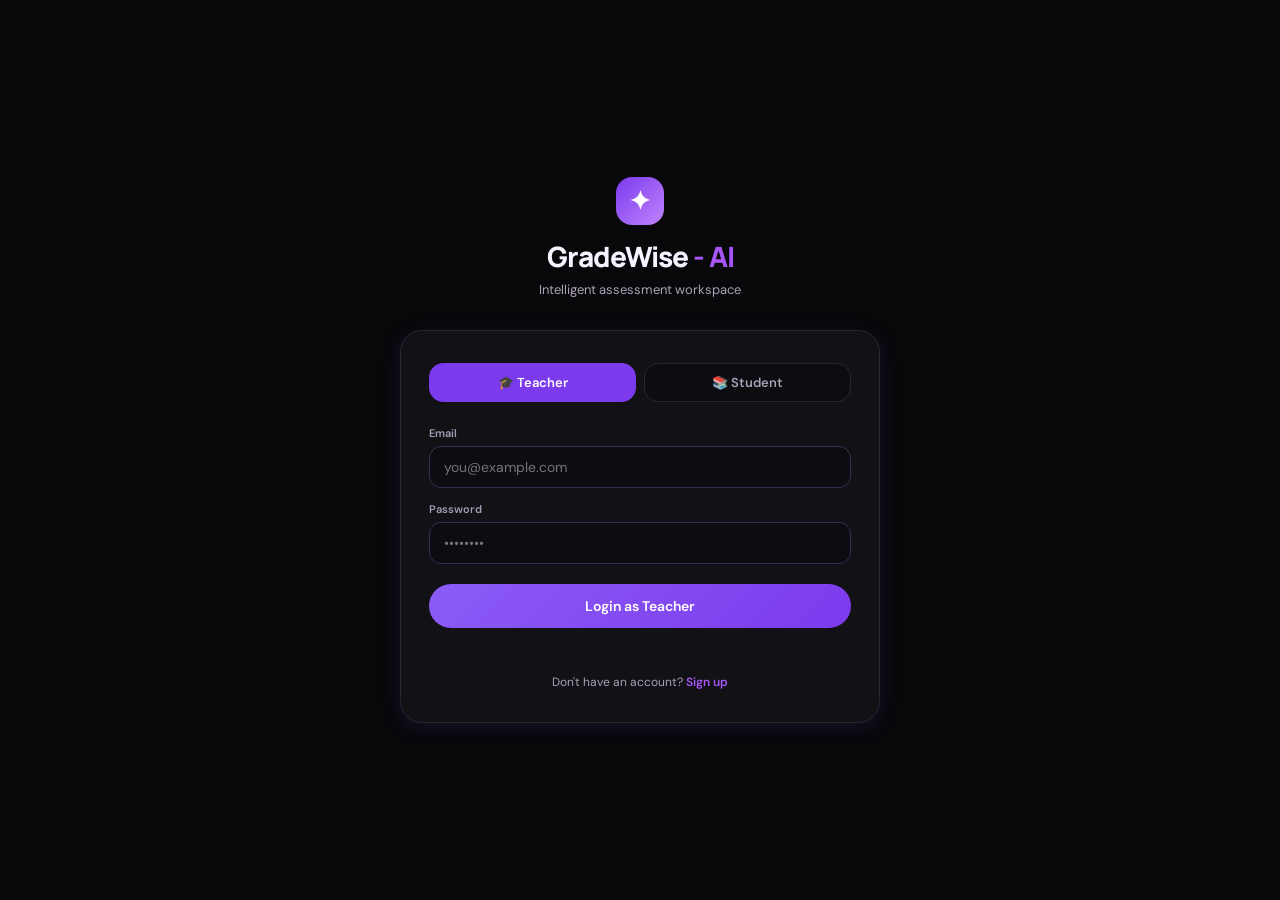
<file: index.html>
<!DOCTYPE html>
<html lang="en">
  <head>
    <meta charset="UTF-8" />
    <meta name="viewport" content="width=device-width, initial-scale=1.0" />
    <title>GradeWise - AI</title>
    <link rel="preconnect" href="https://fonts.googleapis.com" />
    <link rel="preconnect" href="https://fonts.gstatic.com" crossorigin />
    <link href="https://fonts.googleapis.com/css2?family=DM+Sans:wght@400;500;600;700&family=Manrope:wght@400;500;600;700;800&display=swap" rel="stylesheet" />
    <link rel="stylesheet" href="styles.css" />
    <style>
      body { display: flex; justify-content: center; align-items: center; min-height: 100vh; padding: 20px; background: #08080b; }
      .login-shell { width: min(480px, 100%); }
      .login-brand { text-align: center; margin-bottom: 32px; }
      .login-brand .brand-mark { width: 48px; height: 48px; border-radius: 16px; background: linear-gradient(135deg, #7c3aed, #c084fc); display: grid; place-items: center; font-size: 26px; margin: 0 auto 12px; color: #fff; }
      .login-brand h1 { font: 800 28px 'Manrope', sans-serif; letter-spacing: -1px; margin: 0; color: #f5f3ff; }
      .login-brand h1 span { color: #a855f7; }
      .login-brand p { font-size: 13px; color: #aaa1b5; margin: 6px 0 0; }
      .card { border-radius: 22px; padding: 32px 28px; background: #111116; border: 1px solid #292532; }
      .role-tabs { display: grid; grid-template-columns: 1fr 1fr; gap: 8px; margin-bottom: 24px; }
      .role-tab { padding: 10px; border-radius: 14px; border: 1px solid #292532; background: #0c0c11; font: 600 13px 'DM Sans', sans-serif; cursor: pointer; transition: all 0.15s; color: #aaa1b5; }
      .role-tab.active.teacher { background: #7c3aed; color: #fff; border-color: #7c3aed; }
      .role-tab.active.student { background: #5b21b6; color: #fff; border-color: #5b21b6; }
      .form-group { margin-bottom: 14px; }
      .form-group label { display: block; font-size: 11px; font-weight: 600; color: #a59bb5; margin-bottom: 6px; }
      .form-group input { width: 100%; padding: 11px 14px; border-radius: 12px; border: 1px solid #3b2b50; font: 14px 'DM Sans', sans-serif; outline: none; background: #0c0c11; color: #f5f3ff; }
      .form-group input:focus { border-color: #7c3aed; background: #111116; }
      .name-group { display: none; }
      .name-group.visible { display: block; }
      .submit-btn { width: 100%; padding: 13px; border-radius: 30px; border: none; font: 600 14px 'DM Sans', sans-serif; cursor: pointer; margin-top: 6px; transition: opacity 0.15s; color: #fff; }
      .submit-btn:hover { opacity: 0.85; }
      .submit-btn.teacher { background: linear-gradient(135deg, #8b5cf6, #7c3aed); }
      .submit-btn.student { background: linear-gradient(135deg, #5b21b6, #7c3aed); }
      .toggle-mode { text-align: center; margin-top: 16px; font-size: 12px; color: #aaa1b5; }
      .toggle-mode a { color: #a855f7; cursor: pointer; font-weight: 600; text-decoration: none; }
      .error-msg { color: #f87171; font-size: 12px; margin-top: 12px; min-height: 18px; text-align: center; }
      .success-msg { color: #a855f7; font-size: 12px; margin-top: 12px; text-align: center; }
    </style>
  </head>
  <body>
    <div class="login-shell">
      <div class="login-brand">
        <div class="brand-mark">✦</div>
        <h1>GradeWise<span> - AI</span></h1>
        <p>Intelligent assessment workspace</p>
      </div>

      <div class="card">
        <div class="role-tabs">
          <button class="role-tab teacher active" onclick="setRole('teacher')">🎓 Teacher</button>
          <button class="role-tab student" onclick="setRole('student')">📚 Student</button>
        </div>

        <div class="form-group name-group" id="name-group">
          <label>Full Name</label>
          <input type="text" id="full-name" placeholder="Your full name" />
        </div>
        <div class="form-group">
          <label>Email</label>
          <input type="email" id="email" placeholder="you@example.com" />
        </div>
        <div class="form-group">
          <label>Password</label>
          <input type="password" id="password" placeholder="••••••••" />
        </div>

        <button class="submit-btn teacher" id="submit-btn" onclick="submit()">Login as Teacher</button>
        <div class="error-msg" id="error-msg"></div>
        <div class="success-msg" id="success-msg"></div>

        <div class="toggle-mode">
          <span id="toggle-text">Don't have an account?</span>
          <a onclick="toggleMode()"> <span id="toggle-link">Sign up</span></a>
        </div>
      </div>
    </div>

    <script>
      let role = 'teacher';
      let isSignup = false;

      function setRole(r) {
        role = r;
        document.querySelectorAll('.role-tab').forEach(t => t.classList.remove('active'));
        document.querySelector('.role-tab.' + r).classList.add('active');
        document.getElementById('submit-btn').className = 'submit-btn ' + r;
        updateLabels();
        clearMessages();
      }

      function toggleMode() {
        isSignup = !isSignup;
        document.getElementById('name-group').classList.toggle('visible', isSignup);
        document.getElementById('toggle-text').textContent = isSignup ? 'Already have an account?' : "Don't have an account?";
        document.getElementById('toggle-link').textContent = isSignup ? 'Login' : 'Sign up';
        updateLabels();
        clearMessages();
      }

      function updateLabels() {
        const action = isSignup ? 'Sign up' : 'Login';
        const r = role.charAt(0).toUpperCase() + role.slice(1);
        document.getElementById('submit-btn').textContent = action + ' as ' + r;
      }

      function clearMessages() {
        document.getElementById('error-msg').textContent = '';
        document.getElementById('success-msg').textContent = '';
      }

      async function submit() {
        clearMessages();
        const email = document.getElementById('email').value.trim();
        const password = document.getElementById('password').value;
        const fullName = document.getElementById('full-name').value.trim();

        if (!email || !password) { document.getElementById('error-msg').textContent = 'Enter your email and password.'; return; }
        if (isSignup && !fullName) { document.getElementById('error-msg').textContent = 'Enter your full name.'; return; }

        const endpoint = isSignup ? '/api/auth/signup' : '/api/auth/login';
        const body = isSignup
          ? { role, email, password, full_name: fullName }
          : { role, email, password };

        try {
          const res = await fetch(endpoint, {
            method: 'POST',
            headers: { 'Content-Type': 'application/json' },
            body: JSON.stringify(body),
          });
          const data = await res.json();
          if (!res.ok) { document.getElementById('error-msg').textContent = data.error || 'Something went wrong.'; return; }
          if (isSignup && !data.authenticated) {
            document.getElementById('success-msg').textContent = 'Account created! Check your email to confirm, then log in.';
            return;
          }
          window.location.href = data.redirect_url;
        } catch {
          document.getElementById('error-msg').textContent = 'Could not connect to server.';
        }
      }

      document.addEventListener('keydown', e => { if (e.key === 'Enter') submit(); });
    </script>
  </body>
</html>
</file>
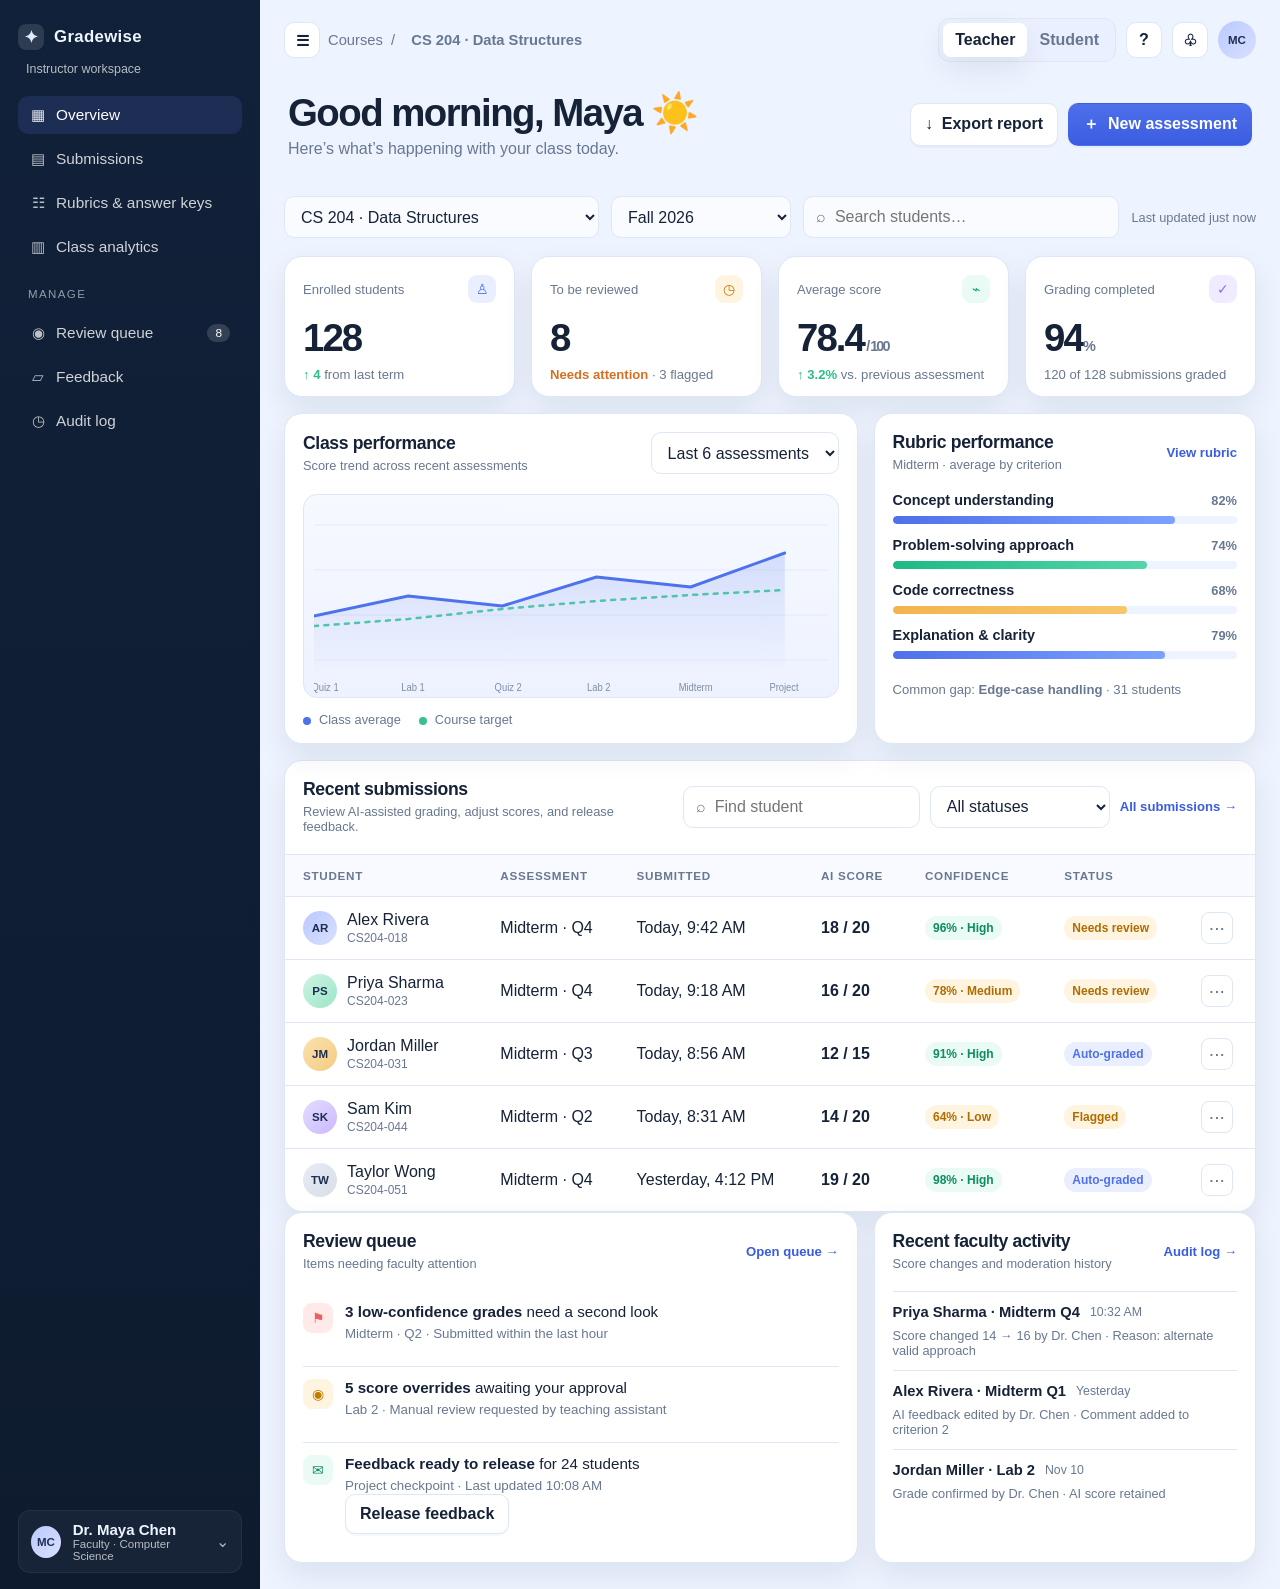
<file: index (3).html>
<!doctype html>
<html lang="en">
<head>
  <meta charset="utf-8">
  <meta name="viewport" content="width=device-width, initial-scale=1">
  <title>Gradewise — Instructor dashboard</title>
  <link rel="stylesheet" href="grading-dashboard.css">
</head>
<body>
  <div class="app">
    <aside class="sidebar">
      <div class="brand"><span class="brand-mark">✦</span> Gradewise</div>
      <div class="workspace">Instructor workspace</div>
      <nav class="nav">
        <a class="active" href="#overview"><span class="ico">▦</span>Overview</a>
        <a href="#submissions"><span class="ico">▤</span>Submissions</a>
        <a href="#rubrics"><span class="ico">☷</span>Rubrics &amp; answer keys</a>
        <a href="#analytics"><span class="ico">▥</span>Class analytics</a>
        <div class="nav-label">Manage</div>
        <a href="#review"><span class="ico">◉</span>Review queue <span class="nav-count">8</span></a>
        <a href="#feedback"><span class="ico">▱</span>Feedback</a>
        <a href="#audit"><span class="ico">◷</span>Audit log</a>
      </nav>
      <div class="side-bottom">
        <div class="avatar">MC</div>
        <div><strong>Dr. Maya Chen</strong><small>Faculty · Computer Science</small></div>
        <span class="profile-chevron">⌄</span>
      </div>
    </aside>

    <main class="main">
      <header class="topbar">
        <div class="crumb">
          <button class="icon-btn mobile-menu" aria-label="Menu">☰</button>
          Courses&nbsp; / &nbsp;<strong>CS 204 · Data Structures</strong>
        </div>
        <div class="top-actions">
          <div class="role-switch" role="tablist" aria-label="Dashboard view">
            <button class="active" type="button" data-role="teacher" role="tab" aria-selected="true">Teacher</button>
            <button type="button" data-role="student" role="tab" aria-selected="false">Student</button>
          </div>
          <button class="icon-btn hide-mobile" aria-label="Help">?</button>
          <button class="icon-btn" aria-label="Notifications">♧</button>
          <div class="avatar top-avatar">MC</div>
        </div>
      </header>

      <div class="content" id="overview">
        <div class="teacher-view active" id="teacherView">
          <section class="welcome">
            <div>
              <h1>Good morning, Maya <span>☀️</span></h1>
              <p>Here’s what’s happening with your class today.</p>
            </div>
            <div class="actions">
              <button class="btn" id="exportReport">↓ &nbsp;Export report</button>
              <button class="btn primary" id="newAssessment">＋ &nbsp;New assessment</button>
            </div>
          </section>

          <div class="filters">
            <select class="select" aria-label="Course">
              <option>CS 204 · Data Structures</option>
              <option>CS 101 · Introduction to Programming</option>
            </select>
            <select class="select" aria-label="Term"><option>Fall 2026</option></select>
            <input class="search" type="search" placeholder="⌕  Search students…">
            <span class="filter-note">Last updated just now</span>
          </div>

          <section class="grid stats" aria-label="Class summary">
            <article class="card stat">
              <div class="stat-head">Enrolled students <span class="stat-icon">♙</span></div>
              <div class="stat-value">128</div>
              <div class="stat-foot"><span class="trend">↑ 4</span> from last term</div>
            </article>
            <article class="card stat">
              <div class="stat-head">To be reviewed <span class="stat-icon amber">◷</span></div>
              <div class="stat-value">8</div>
              <div class="stat-foot"><span class="trend warn">Needs attention</span> · 3 flagged</div>
            </article>
            <article class="card stat">
              <div class="stat-head">Average score <span class="stat-icon green">⌁</span></div>
              <div class="stat-value">78.4<span class="denom"> / 100</span></div>
              <div class="stat-foot"><span class="trend">↑ 3.2%</span> vs. previous assessment</div>
            </article>
            <article class="card stat">
              <div class="stat-head">Grading completed <span class="stat-icon purple">✓</span></div>
              <div class="stat-value">94<span class="denom">%</span></div>
              <div class="stat-foot">120 of 128 submissions graded</div>
            </article>
          </section>

          <section class="grid middle" id="analytics">
            <article class="card panel">
              <div class="panel-title">
                <div><h2>Class performance</h2><div class="sub">Score trend across recent assessments</div></div>
                <select class="select chart-select"><option>Last 6 assessments</option></select>
              </div>
              <div class="chart-wrap">
                <svg class="chart" viewBox="0 0 600 190" preserveAspectRatio="none" role="img" aria-label="Class score trend chart">
                  <defs>
                    <linearGradient id="area" x1="0" x2="0" y1="0" y2="1">
                      <stop offset="0" stop-color="#5477ed" stop-opacity=".2"/>
                      <stop offset="1" stop-color="#5477ed" stop-opacity="0"/>
                    </linearGradient>
                  </defs>
                  <line class="gridline" x1="0" y1="20" x2="600" y2="20"/>
                  <line class="gridline" x1="0" y1="65" x2="600" y2="65"/>
                  <line class="gridline" x1="0" y1="110" x2="600" y2="110"/>
                  <line class="gridline" x1="0" y1="155" x2="600" y2="155"/>
                  <text x="-31" y="23">100</text><text x="-24" y="68">75</text>
                  <text x="-24" y="113">50</text><text x="-24" y="158">25</text>
                  <path class="area" d="M0 111 L110 91 L220 101 L330 72 L440 82 L550 48 L550 170 L0 170Z"/>
                  <path class="line" d="M0 111 L110 91 L220 101 L330 72 L440 82 L550 48"/>
                  <path class="line2" d="M0 121 L110 114 L220 104 L330 96 L440 90 L550 85"/>
                  <text x="-3" y="186">Quiz 1</text><text x="102" y="186">Lab 1</text>
                  <text x="211" y="186">Quiz 2</text><text x="319" y="186">Lab 2</text>
                  <text x="426" y="186">Midterm</text><text x="532" y="186">Project</text>
                </svg>
              </div>
              <div class="legend"><span><i class="dot"></i>Class average</span><span><i class="dot green-dot"></i>Course target</span></div>
            </article>

            <article class="card panel" id="rubrics">
              <div class="panel-title">
                <div><h2>Rubric performance</h2><div class="sub">Midterm · average by criterion</div></div>
                <a class="link" href="#rubrics">View rubric</a>
              </div>
              <div class="rubric-list">
                <div class="rubric-row"><strong>Concept understanding</strong><span>82%</span><div class="bar"><i style="width:82%"></i></div></div>
                <div class="rubric-row"><strong>Problem-solving approach</strong><span>74%</span><div class="bar"><i class="g" style="width:74%"></i></div></div>
                <div class="rubric-row"><strong>Code correctness</strong><span>68%</span><div class="bar"><i class="y" style="width:68%"></i></div></div>
                <div class="rubric-row"><strong>Explanation &amp; clarity</strong><span>79%</span><div class="bar"><i style="width:79%"></i></div></div>
                <div class="rubric-note">Common gap: <strong>Edge-case handling</strong> · 31 students</div>
              </div>
            </article>
          </section>

          <section class="card table-panel" id="submissions">
            <div class="panel-title">
              <div><h2>Recent submissions</h2><div class="sub">Review AI-assisted grading, adjust scores, and release feedback.</div></div>
              <div class="table-tools">
                <input class="search" type="search" placeholder="⌕  Find student">
                <select class="select status-filter" aria-label="Filter submissions">
                  <option value="all">All statuses</option>
                  <option value="Needs review">Needs review</option>
                  <option value="Flagged">Flagged</option>
                  <option value="Auto-graded">Auto-graded</option>
                  <option value="Released">Released</option>
                </select>
                <a class="link" href="#submissions">All submissions →</a>
              </div>
            </div>
            <div class="table-scroll">
              <table>
                <thead>
                  <tr>
                    <th>Student</th>
                    <th>Assessment</th>
                    <th>Submitted</th>
                    <th>AI score</th>
                    <th>Confidence</th>
                    <th>Status</th>
                    <th></th>
                  </tr>
                </thead>
                <tbody>
                  <tr>
                    <td><div class="student"><span class="avatar">AR</span><div>Alex Rivera<small>CS204-018</small></div></div></td>
                    <td>Midterm · Q4</td>
                    <td>Today, 9:42 AM</td>
                    <td class="score">18 / 20</td>
                    <td><span class="badge ok">96% · High</span></td>
                    <td><span class="badge review">Needs review</span></td>
                    <td><button class="row-actions" aria-label="Review submission">···</button></td>
                  </tr>
                  <tr>
                    <td><div class="student"><span class="avatar green-avatar">PS</span><div>Priya Sharma<small>CS204-023</small></div></div></td>
                    <td>Midterm · Q4</td>
                    <td>Today, 9:18 AM</td>
                    <td class="score">16 / 20</td>
                    <td><span class="badge review">78% · Medium</span></td>
                    <td><span class="badge review">Needs review</span></td>
                    <td><button class="row-actions" aria-label="Review submission">···</button></td>
                  </tr>
                  <tr>
                    <td><div class="student"><span class="avatar orange-avatar">JM</span><div>Jordan Miller<small>CS204-031</small></div></div></td>
                    <td>Midterm · Q3</td>
                    <td>Today, 8:56 AM</td>
                    <td class="score">12 / 15</td>
                    <td><span class="badge ok">91% · High</span></td>
                    <td><span class="badge ai">Auto-graded</span></td>
                    <td><button class="row-actions" aria-label="Review submission">···</button></td>
                  </tr>
                  <tr>
                    <td><div class="student"><span class="avatar purple-avatar">SK</span><div>Sam Kim<small>CS204-044</small></div></div></td>
                    <td>Midterm · Q2</td>
                    <td>Today, 8:31 AM</td>
                    <td class="score">14 / 20</td>
                    <td><span class="badge review">64% · Low</span></td>
                    <td><span class="badge review">Flagged</span></td>
                    <td><button class="row-actions" aria-label="Review submission">···</button></td>
                  </tr>
                  <tr>
                    <td><div class="student"><span class="avatar gray-avatar">TW</span><div>Taylor Wong<small>CS204-051</small></div></div></td>
                    <td>Midterm · Q4</td>
                    <td>Yesterday, 4:12 PM</td>
                    <td class="score">19 / 20</td>
                    <td><span class="badge ok">98% · High</span></td>
                    <td><span class="badge ai">Auto-graded</span></td>
                    <td><button class="row-actions" aria-label="Review submission">···</button></td>
                  </tr>
                </tbody>
              </table>
            </div>
          </section>

          <section class="grid bottom">
            <article class="card panel" id="review">
              <div class="panel-title"><div><h2>Review queue</h2><div class="sub">Items needing faculty attention</div></div><a class="link" href="#review">Open queue →</a></div>
              <div class="feed">
                <div class="feed-item"><div class="feed-icon">⚑</div><div><p><strong>3 low-confidence grades</strong> need a second look</p><small>Midterm · Q2 · Submitted within the last hour</small></div></div>
                <div class="feed-item"><div class="feed-icon amber-icon">◉</div><div><p><strong>5 score overrides</strong> awaiting your approval</p><small>Lab 2 · Manual review requested by teaching assistant</small></div></div>
                <div class="feed-item"><div class="feed-icon green-icon">✉</div><div><p><strong>Feedback ready to release</strong> for 24 students</p><small>Project checkpoint · Last updated 10:08 AM</small><br><button class="btn release-feedback">Release feedback</button></div></div>
              </div>
            </article>
            <article class="card panel" id="audit">
              <div class="panel-title"><div><h2>Recent faculty activity</h2><div class="sub">Score changes and moderation history</div></div><a class="link" href="#audit">Audit log →</a></div>
              <div class="audit"><strong>Priya Sharma · Midterm Q4</strong><time>10:32 AM</time><span>Score changed 14 → 16 by Dr. Chen · Reason: alternate valid approach</span></div>
              <div class="audit"><strong>Alex Rivera · Midterm Q1</strong><time>Yesterday</time><span>AI feedback edited by Dr. Chen · Comment added to criterion 2</span></div>
              <div class="audit"><strong>Jordan Miller · Lab 2</strong><time>Nov 10</time><span>Grade confirmed by Dr. Chen · AI score retained</span></div>
            </article>
          </section>
        </div>

        <div class="student-view" id="studentView">
          <section class="student-hero">
            <div><h1>Welcome back, Alex 👋</h1><p>Here’s your learning progress in Data Structures.</p></div>
            <div class="hero-pill">Fall 2026 · CS 204</div>
          </section>
          <section class="grid student-stats">
            <article class="card stat">
              <div class="stat-head">Current course grade <span class="stat-icon">▥</span></div>
              <div class="grade-summary">
                <div class="grade-ring"></div>
                <div><strong class="grade-label">B · On track</strong><div class="stat-foot">Class average: 78.4%</div></div>
              </div>
            </article>
            <article class="card stat"><div class="stat-head">Assessments completed <span class="stat-icon green">✓</span></div><div class="stat-value">8 <span class="denom">/ 10</span></div><div class="stat-foot">2 upcoming this term</div></article>
            <article class="card stat"><div class="stat-head">Next due date <span class="stat-icon amber">◷</span></div><div class="stat-value due-date">Nov 18</div><div class="stat-foot">Project checkpoint · 6 days left</div></article>
          </section>
          <section class="grid middle">
            <article class="card panel">
              <div class="panel-title"><div><h2>Recent assessment results</h2><div class="sub">Your scores and instructor feedback</div></div><button class="btn" id="allResults">All results</button></div>
              <div class="student-assessment"><div><strong>Midterm · Question 4</strong><small>Graded today · Reviewed by Dr. Chen</small></div><b>18 <span>/ 20</span></b></div>
              <div class="student-assessment"><div><strong>Midterm · Question 3</strong><small>Graded today · Feedback available</small></div><b>12 <span>/ 15</span></b></div>
              <div class="student-assessment"><div><strong>Lab 2 · Binary search trees</strong><small>Nov 8 · Feedback available</small></div><b>86 <span>/ 100</span></b></div>
              <div class="student-assessment"><div><strong>Quiz 4 · Hash tables</strong><small>Nov 4 · Auto-graded</small></div><b>9 <span>/ 10</span></b></div>
            </article>
            <article class="card panel">
              <div class="panel-title"><div><h2>Midterm · Q4 breakdown</h2><div class="sub">Rubric scores · 18 of 20 points</div></div><span class="badge ok">Reviewed</span></div>
              <div class="rubric-list">
                <div class="rubric-row"><strong>Concept understanding</strong><span>5 / 5</span><div class="bar"><i class="g" style="width:100%"></i></div></div>
                <div class="rubric-row"><strong>Problem-solving approach</strong><span>5 / 6</span><div class="bar"><i style="width:83%"></i></div></div>
                <div class="rubric-row"><strong>Code correctness</strong><span>5 / 5</span><div class="bar"><i class="g" style="width:100%"></i></div></div>
                <div class="rubric-row"><strong>Explanation &amp; clarity</strong><span>3 / 4</span><div class="bar"><i class="y" style="width:75%"></i></div></div>
              </div>
              <div class="feedback-box"><strong>Instructor feedback</strong><br>Your solution handles the main case correctly and your reasoning is clear. To earn the remaining points, mention how your approach behaves for an empty input and explain its time complexity.</div>
            </article>
          </section>
          <section class="grid bottom">
            <article class="card panel">
              <div class="panel-title"><div><h2>What you’re doing well</h2><div class="sub">Based on your recent rubric results</div></div></div>
              <div class="rubric-list">
                <div class="rubric-row"><strong>Concept understanding</strong><span>Strong</span><div class="bar"><i class="g" style="width:86%"></i></div></div>
                <div class="rubric-row"><strong>Code correctness</strong><span>Strong</span><div class="bar"><i class="g" style="width:81%"></i></div></div>
                <div class="rubric-row"><strong>Edge-case handling</strong><span>Practice</span><div class="bar"><i class="y" style="width:62%"></i></div></div>
              </div>
            </article>
            <article class="card panel">
              <div class="panel-title"><div><h2>Suggested next steps</h2><div class="sub">Small steps to strengthen your understanding</div></div></div>
              <div class="student-steps">
                <div class="step"><span class="step-icon">1</span><p><strong>Review edge cases</strong><br><small>Try empty and single-item inputs in the practice set.</small></p></div>
                <div class="step"><span class="step-icon">2</span><p><strong>Revisit time complexity</strong><br><small>See the short guide linked in Week 6 materials.</small></p></div>
                <div class="step"><span class="step-icon">↗</span><p><strong>Open practice materials</strong><br><small>Optional exercises · about 15 minutes</small></p></div>
              </div>
            </article>
          </section>
        </div>
      </div>
    </main>
  </div>

  <script>
    const $ = (s, r = document) => r.querySelector(s);
    const $$ = (s, r = document) => [...r.querySelectorAll(s)];
    const tableBody = $('tbody');

    function toast(message) {
      const old = $('.toast');
      if (old) old.remove();
      const node = document.createElement('div');
      node.className = 'toast';
      node.textContent = message;
      document.body.append(node);
      setTimeout(() => node.remove(), 2800);
    }

    $$('[data-role]').forEach(button => {
      button.addEventListener('click', () => {
        const student = button.dataset.role === 'student';
        $('#teacherView').classList.toggle('hidden', student);
        $('#studentView').classList.toggle('active', student);
        $('#teacherView').classList.toggle('active', !student);
        $$('[data-role]').forEach(tab => {
          const active = tab === button;
          tab.classList.toggle('active', active);
          tab.setAttribute('aria-selected', String(active));
        });
        $('.crumb strong').textContent = student ? 'CS 204 · Data Structures · Student view' : 'CS 204 · Data Structures';
      });
    });

    function filterRows() {
      const q = ($('.table-tools .search')?.value || $('.filters .search')?.value || '').toLowerCase().trim();
      const status = $('.status-filter')?.value || 'all';
      let shown = 0;
      $$('tbody tr').forEach(row => {
        const matchesText = row.textContent.toLowerCase().includes(q);
        const matchesStatus = status === 'all' || row.cells[5].textContent.trim() === status;
        row.hidden = !(matchesText && matchesStatus);
        if (!row.hidden) shown++;
      });

      let empty = $('.empty-row');
      if (!shown && !empty) {
        empty = document.createElement('tr');
        empty.className = 'empty-row';
        empty.innerHTML = '<td colspan="7">No submissions match these filters.</td>';
        tableBody.append(empty);
      } else if (shown && empty) {
        empty.remove();
      }
    }

    $$('.search').forEach(input => {
      input.addEventListener('input', () => {
        const other = $$('.search').find(item => item !== input);
        if (other) other.value = input.value;
        filterRows();
      });
    });

    $('.status-filter').addEventListener('change', filterRows);

    $('#exportReport').addEventListener('click', () => {
      const rows = [
        ['Student', 'ID', 'Assessment', 'Submitted', 'Score', 'Confidence', 'Status'],
        ...$$('tbody tr')
          .filter(r => !r.hidden)
          .map(r => [
            r.cells[0].innerText.replace(/\n/g, ' '),
            r.cells[0].innerText.split('\n').pop(),
            r.cells[1].innerText,
            r.cells[2].innerText,
            r.cells[3].innerText,
            r.cells[4].innerText,
            r.cells[5].innerText,
          ])
      ];
      const csv = rows.map(row => row.map(v => '"' + String(v).replaceAll('"', '""') + '"').join(',')).join('\r\n');
      const a = document.createElement('a');
      a.href = URL.createObjectURL(new Blob([csv], { type: 'text/csv' }));
      a.download = 'grading-report.csv';
      a.click();
      URL.revokeObjectURL(a.href);
      toast('Report exported as CSV');
    });

    function modal(title, subtitle, content, onSave, saveText = 'Save changes') {
      const wrap = document.createElement('div');
      wrap.className = 'modal-backdrop';
      wrap.innerHTML = `<section class="modal" role="dialog" aria-modal="true">
        <h2>${title}</h2>
        <div class="sub">${subtitle}</div>
        ${content}
        <div class="modal-actions">
          <button class="btn cancel">Cancel</button>
          <button class="btn primary save">${saveText}</button>
        </div>
      </section>`;
      document.body.append(wrap);
      wrap.addEventListener('click', e => {
        if (e.target === wrap || e.target.closest('.cancel')) wrap.remove();
      });
      $('.save', wrap).addEventListener('click', () => {
        if (onSave(wrap) !== false) wrap.remove();
      });
      return wrap;
    }

    function openReview(row) {
      const name = $('.student', row).innerText.split('\n')[0];
      const scoreText = row.cells[3].textContent.trim();
      const max = Number(scoreText.split('/')[1]);
      const current = Number(scoreText.split('/')[0]);

      const dlg = modal(
        'Review submission',
        name + ' · ' + row.cells[1].textContent.trim(),
        `<label>Score (out of ${max})</label>
        <input type="number" class="score-input" min="0" max="${max}" value="${current}">
        <label>Feedback for student</label>
        <textarea class="feedback-input" placeholder="Add a clear, constructive comment…">${row.dataset.feedback || 'Your approach is correct. Add a brief explanation of edge cases to strengthen your answer.'}</textarea>
        <label class="release-label"><input type="checkbox" class="release-check"> Release this feedback to the student</label>`,
        box => {
          const input = $('.score-input', box);
          const score = Number(input.value);
          if (!Number.isFinite(score) || score < 0 || score > max) {
            input.focus();
            return false;
          }
          const previous = row.cells[3].textContent.trim();
          row.cells[3].textContent = score + ' / ' + max;
          row.dataset.feedback = $('.feedback-input', box).value;
          const release = $('.release-check', box).checked;

          row.cells[5].innerHTML = '<span class="badge ' + (release ? 'ai' : 'review') + '">' + (release ? 'Released' : 'Reviewed') + '</span>';

          const audit = $('#audit');
          const item = document.createElement('div');
          item.className = 'audit';
          item.innerHTML = '<strong></strong><time>Just now</time><span></span>';
          item.querySelector('strong').textContent = name + ' · ' + row.cells[1].textContent.trim();
          item.querySelector('span').textContent = 'Score changed ' + previous + ' → ' + score + ' by Dr. Chen · Feedback ' + (release ? 'released to student' : 'saved as draft');
          audit.append(item);
          toast(release ? 'Score saved and feedback released' : 'Score saved to review log');
        }
      );
      dlg.querySelector('.score-input').focus();
    }

    $$('.row-actions').forEach(button => {
      button.addEventListener('click', () => openReview(button.closest('tr')));
    });

    $$('.release-feedback').forEach(button => {
      button.addEventListener('click', () => {
        button.textContent = 'Feedback released';
        button.disabled = true;
        button.classList.remove('release-feedback');
        toast('Feedback released to 24 students');
      });
    });

    $('#newAssessment').addEventListener('click', () => {
      const box = modal(
        'Create assessment',
        'Add an assessment to the submission list.',
        '<label>Assessment name</label><input class="assessment-name" placeholder="e.g. Quiz 5 · Graphs" required><label>Maximum score</label><input class="assessment-max" type="number" min="1" value="20">',
        dlg => {
          const name = $('.assessment-name', dlg).value.trim();
          const max = Number($('.assessment-max', dlg).value);
          if (!name || max < 1) {
            $('.assessment-name', dlg).focus();
            return false;
          }
          const tr = document.createElement('tr');
          tr.innerHTML = '<td><div class="student"><span class="avatar">MC</span><div>New submission<small>Pending</small></div></div></td><td></td><td>Not submitted</td><td class="score">— / ' + max + '</td><td><span class="badge ai">Pending</span></td><td><span class="badge review">Awaiting submissions</span></td><td>—</td>';
          tr.cells[1].textContent = name;
          tableBody.prepend(tr);
          tr.dataset.feedback = '';
          toast('Assessment added to the dashboard');
        },
        'Create assessment'
      );
      box.querySelector('.assessment-name').focus();
    });

    $('#allResults').addEventListener('click', () => toast('Showing all assessment results for this course'));
  </script>
</body>
</html>
</file>
<file: styles.css>
:root {
  --ink: #f5f3ff;
  --muted: #a59bb5;
  --line: #292532;
  --paper: #111116;
  --canvas: #08080b;
  --green: #9b59d0;
  --green-deep: #7b3db0;
  --orange: #c084fc;
  --orange-deep: #a855f7;
  --gray: #292532;
  --shadow: rgba(120, 60, 200, 0.15);
}

* {
  box-sizing: border-box;
}

html, body {
  margin: 0;
  min-height: 100%;
  background: var(--canvas);
  color: var(--ink);
  font-family: 'DM Sans', sans-serif;
}

body {
  display: flex;
  justify-content: center;
  padding: 20px;
}

.page-shell {
  width: min(1480px, 100%);
}

.topbar {
  background: rgba(17, 17, 22, 0.95);
  border: 1px solid #292532;
  border-radius: 22px;
  padding: 13px 20px;
  display: flex;
  align-items: center;
  justify-content: space-between;
  gap: 18px;
  margin-bottom: 25px;
  box-shadow: 0 4px 18px var(--shadow);
}

.brand {
  display: flex;
  align-items: center;
  gap: 10px;
  min-width: 210px;
}

.brand-mark {
  width: 34px;
  height: 34px;
  border-radius: 12px;
  display: grid;
  place-items: center;
  background: linear-gradient(135deg, #7c3aed, #c084fc);
  color: #fff;
  font-size: 19px;
  font-weight: 800;
}

.brand-name {
  font: 800 18px 'Manrope', sans-serif;
  letter-spacing: -0.7px;
  color: #f5f3ff;
}

.brand-name span {
  color: #a855f7;
}

.nav-links {
  display: flex;
  align-items: center;
  justify-content: center;
  gap: 8px;
  flex: 1;
  flex-wrap: wrap;
}

.nav-pill {
  padding: 10px 17px;
  border-radius: 30px;
  color: #aaa1b5;
  font-size: 12px;
  white-space: nowrap;
}

.nav-pill.active {
  background: #7c3aed;
  color: #fff;
}

.nav-right {
  display: flex;
  align-items: center;
  gap: 10px;
  color: #aaa1b5;
}

.nav-icon {
  width: 34px;
  height: 34px;
  border: 1px solid #292532;
  border-radius: 50%;
  display: grid;
  place-items: center;
  background: #111116;
  color: #a78bca;
}

.avatar {
  width: 34px;
  height: 34px;
  border-radius: 50%;
  background: linear-gradient(135deg, #7c3aed, #a855f7);
  display: grid;
  place-items: center;
  font-weight: 700;
  color: #fff;
}

.page-head {
  display: flex;
  justify-content: space-between;
  align-items: flex-end;
  margin: 3px 2px 17px;
  gap: 20px;
}

.eyebrow {
  font-size: 11px;
  color: #92889f;
  letter-spacing: 1.4px;
  text-transform: uppercase;
  font-weight: 700;
}

h1 {
  font: 700 27px 'Manrope', sans-serif;
  letter-spacing: -1px;
  margin: 3px 0 4px;
  color: #f5f3ff;
}

.page-sub {
  font-size: 12px;
  color: #92889f;
  margin: 0;
}

.view-select {
  display: flex;
  align-items: center;
  gap: 10px;
  padding: 6px 12px;
  border-radius: 18px;
  background: #111116;
  border: 1px solid #292532;
}

.view-select label {
  font-size: 12px;
  color: #aaa1b5;
}

.view-select select,
.mini-dropdown select {
  border: none;
  background: transparent;
  color: var(--ink);
  font: inherit;
  outline: none;
}

.metrics-grid {
  display: grid;
  grid-template-columns: 2.2fr 1fr 1fr 1fr;
  gap: 18px;
  margin-bottom: 20px;
}

.card {
  background: #111116;
  border: 1px solid #292532;
  border-radius: 20px;
  padding: 19px 20px;
  box-shadow: 0 4px 18px var(--shadow);
  height: 100%;
}

.metric-card {
  min-height: 160px;
  position: relative;
}

.hero-card {
  background: linear-gradient(115deg, #16101f 0%, #211437 52%, #120d19 100%);
  border-radius: 20px;
  padding: 23px 25px;
  min-height: 178px;
  position: relative;
  overflow: hidden;
  border: 1px solid #3b2b50;
}

.hero-card::after {
  content: '';
  position: absolute;
  width: 230px;
  height: 230px;
  right: -45px;
  top: 42px;
  border-radius: 50%;
  background: linear-gradient(135deg, rgba(139, 92, 246, 0.3), rgba(168, 85, 247, 0));
}

.hero-kicker {
  font-size: 11px;
  color: #ad95cb;
  position: relative;
  z-index: 1;
}

.hero-card h2 {
  font: 700 27px 'Manrope', sans-serif;
  letter-spacing: -1.1px;
  margin: 7px 0 2px;
  position: relative;
  z-index: 1;
  color: #f5f3ff;
}

.hero-card p {
  font-size: 12px;
  color: #ad95cb;
  margin: 0;
  position: relative;
  z-index: 1;
}

.hero-bottom {
  display: flex;
  gap: 32px;
  margin-top: 20px;
  position: relative;
  z-index: 1;
}

.hero-stat strong {
  display: block;
  font: 700 21px 'Manrope', sans-serif;
  color: #f5f3ff;
}

.hero-stat span {
  font-size: 10px;
  color: #977bb4;
}

.metric-card.soft-blue {
  background: linear-gradient(120deg, #0b0b13, #171124);
  border: 1px solid #2a1f50;
}

.metric-card.soft-green {
  background: linear-gradient(120deg, #100c18, #181021);
  border: 1px solid #3b2b50;
}

.metric-card.soft-peach {
  background: linear-gradient(120deg, #16101f, #20122d);
  border: 1px solid #4a1f7a;
}

.metric-dot {
  float: right;
  width: 25px;
  height: 25px;
  border-radius: 50%;
  display: grid;
  place-items: center;
  font-size: 12px;
  background: rgba(109, 40, 217, 0.2);
  color: #a855f7;
}

.metric-label {
  font-size: 11px;
  color: #aaa1b5;
  margin-bottom: 9px;
}

.metric-value {
  font: 700 31px 'Manrope', sans-serif;
  letter-spacing: -1.5px;
  line-height: 1;
  color: #f5f3ff;
}

.metric-foot {
  font-size: 10px;
  color: #92889f;
  margin-top: 10px;
}

.content-grid {
  display: grid;
  grid-template-columns: 1.62fr 1fr;
  gap: 18px;
  margin-bottom: 18px;
}

.panel-header {
  display: flex;
  justify-content: space-between;
  align-items: flex-end;
  gap: 16px;
  margin-bottom: 16px;
}

.card-title {
  font: 700 14px 'Manrope', sans-serif;
  margin: 0 0 5px;
  letter-spacing: -0.25px;
  color: #f5f3ff;
}

.card-sub {
  font-size: 10px;
  color: #92889f;
}

.chart-panel,
.donut-panel,
.list-panel,
.insight-card,
.quick-action {
  min-height: 260px;
}

.mini-dropdown {
  display: flex;
  align-items: center;
  gap: 10px;
  font-size: 11px;
  color: #aaa1b5;
  background: #111116;
  border: 1px solid #292532;
  border-radius: 14px;
  padding: 8px 10px;
}

.chart-wrap {
  margin-top: 12px;
}

.chart-legend {
  display: flex;
  justify-content: flex-end;
  gap: 14px;
  font-size: 10px;
  color: #aaa1b5;
  margin-bottom: 8px;
}

.legend-swatch {
  width: 10px;
  height: 10px;
  display: inline-block;
  border-radius: 3px;
  margin-right: 6px;
  vertical-align: middle;
}

.legend-swatch.prev {
  background: #5b21b6;
}

.legend-swatch.current {
  background: #a855f7;
}

.bar-chart {
  display: flex;
  align-items: end;
  justify-content: space-between;
  gap: 16px;
  height: 220px;
  padding: 12px 8px 0;
  border-bottom: 1px solid #292532;
}

.bar-group {
  flex: 1;
  display: flex;
  flex-direction: column;
  align-items: center;
  justify-content: end;
  gap: 8px;
  height: 100%;
}

.bars {
  width: 100%;
  display: flex;
  justify-content: center;
  align-items: flex-end;
  gap: 5px;
  height: 180px;
}

.bar {
  display: inline-block;
  width: 18px;
  min-height: 10px;
  border-radius: 10px 10px 0 0;
}

.bar.prev {
  background: #5b21b6;
}

.bar.current {
  background: #a855f7;
}

.bar-group label {
  font-size: 10px;
  color: #aaa1b5;
}

.donut-wrap {
  display: flex;
  align-items: center;
  gap: 12px;
  margin-top: 20px;
}

.donut-chart {
  width: 150px;
  height: 150px;
  border-radius: 50%;
  background: conic-gradient(
    #7c3aed 0 59.7%,
    #c084fc 59.7% 77.3%,
    #292532 77.3% 100%
  );
  position: relative;
  margin: 8px 0;
}

.donut-chart::before {
  content: '';
  position: absolute;
  inset: 28px;
  background: #111116;
  border-radius: 50%;
}

.donut-center {
  position: absolute;
  inset: 0;
  display: grid;
  place-items: center;
  text-align: center;
  z-index: 1;
}

.donut-center strong {
  font-size: 29px;
  font-family: 'Manrope', sans-serif;
  letter-spacing: -1px;
  color: #f5f3ff;
}

.donut-center span {
  font-size: 10px;
  color: #aaa1b5;
}

.donut-legend {
  display: flex;
  flex-direction: column;
  gap: 12px;
  font-size: 11px;
  color: #a59bb5;
}

.donut-legend > div {
  display: flex;
  align-items: center;
  gap: 8px;
}

.dot {
  width: 12px;
  height: 12px;
  border-radius: 50%;
  display: inline-block;
}

.dot.green { background: #7c3aed; }
.dot.orange { background: #c084fc; }
.dot.gray { background: #292532; }

.bottom-grid {
  display: grid;
  grid-template-columns: 1.62fr 1fr;
  gap: 18px;
  align-items: start;
}

.ghost-btn,
.primary-btn {
  border: 1px solid #3b2b50;
  border-radius: 25px;
  background: #111116;
  color: #c084fc;
  font-size: 11px;
  padding: 8px 15px;
  cursor: pointer;
}

.primary-btn {
  width: 100%;
  margin-top: 16px;
  background: #7c3aed;
  color: #fff;
  border-color: #7c3aed;
}

table {
  width: 100%;
  border-collapse: collapse;
  margin-top: 8px;
  overflow: hidden;
  border-radius: 14px;
}

th, td {
  padding: 12px 10px;
  text-align: left;
  border-bottom: 1px solid #292532;
  font-size: 12px;
  color: #c4b8d8;
}

th {
  color: #aaa1b5;
  font-size: 11px;
  font-weight: 700;
  background: #0c0c11;
}

.status {
  display: inline-block;
  padding: 5px 8px;
  border-radius: 999px;
  font-size: 10px;
  font-weight: 600;
}

.status.approved {
  background: #16101f;
  color: #a855f7;
  border: 1px solid #7c3aed;
}

.status.pending {
  background: #120d19;
  color: #c084fc;
  border: 1px solid #5b21b6;
}

.status.ai {
  background: #0b0b13;
  color: #818cf8;
  border: 1px solid #3730a3;
}

.right-stack {
  display: flex;
  flex-direction: column;
  gap: 18px;
}

.insight-card {
  background: linear-gradient(120deg, #16101f, #211437);
  border-radius: 18px;
  padding: 18px;
  min-height: 260px;
  border: 1px solid #3b2b50;
}

.insight-top {
  display: flex;
  justify-content: space-between;
  align-items: center;
}

.insight-title {
  font-size: 12px;
  font-weight: 700;
  color: #c084fc;
}

.tag {
  font-size: 9px;
  padding: 5px 9px;
  border-radius: 20px;
  background: #292532;
  color: #ad95cb;
}

.insight-card h3 {
  font: 700 21px 'Manrope', sans-serif;
  letter-spacing: -0.7px;
  margin-top: 20px;
  color: #f5f3ff;
}

.insight-card p {
  font-size: 11px;
  color: #ad95cb;
  margin-top: 7px;
  line-height: 1.6;
}

.progress-track {
  height: 7px;
  border-radius: 9px;
  background: #292532;
  overflow: hidden;
  margin-top: 15px;
}

.progress-fill {
  height: 100%;
  border-radius: 9px;
  background: linear-gradient(90deg, #7c3aed, #c084fc);
}

.small-row {
  display: flex;
  justify-content: space-between;
  align-items: center;
  font-size: 11px;
  margin-top: 12px;
  color: #aaa1b5;
}

.quick-action {
  display: flex;
  flex-direction: column;
  justify-content: center;
  background: linear-gradient(120deg, #100c18, #181021);
  border: 1px solid #3b2b50;
}

.assignment-list {
  display: grid;
  gap: 9px;
  list-style: none;
  margin: 16px 0 0;
  padding: 0;
}

.assignment-list li {
  display: flex;
  flex-direction: column;
  gap: 3px;
  border-top: 1px solid #292532;
  padding-top: 9px;
  font-size: 11px;
}

.assignment-list li strong {
  font-weight: 600;
  color: #f5f3ff;
}

.assignment-list li span {
  color: #aaa1b5;
  font-size: 10px;
}

.assignment-list li a {
  color: #a855f7;
  font-size: 10px;
}

.footer-note {
  text-align: center;
  color: #71697d;
  font-size: 10px;
  padding: 25px 0 5px;
}

.nav-pill {
  text-decoration: none;
  cursor: pointer;
}

.evaluation-filters {
  display: flex;
  gap: 10px;
  margin: 0 0 12px;
}

.evaluation-filters input,
.evaluation-filters select {
  min-width: 0;
  border: 1px solid #292532;
  border-radius: 12px;
  background: #0c0c11;
  color: var(--ink);
  font: inherit;
  font-size: 11px;
  padding: 9px 11px;
}

.evaluation-filters input {
  flex: 1;
}

.evaluation-filters select {
  min-width: 145px;
}

.sr-only {
  position: absolute;
  width: 1px;
  height: 1px;
  padding: 0;
  margin: -1px;
  overflow: hidden;
  clip: rect(0, 0, 0, 0);
  white-space: nowrap;
  border: 0;
}

.table-action {
  border: 1px solid #3b2b50;
  border-radius: 16px;
  background: #111116;
  color: #a855f7;
  font: inherit;
  font-size: 10px;
  padding: 6px 10px;
  cursor: pointer;
}

.table-action:hover,
.ghost-btn:hover,
.primary-btn:hover {
  filter: brightness(1.15);
}

.app-dialog {
  width: min(440px, calc(100% - 32px));
  border: 1px solid #3b2b50;
  border-radius: 20px;
  padding: 22px;
  color: var(--ink);
  background: #111116;
  box-shadow: 0 18px 60px rgba(109, 40, 217, 0.3);
}

.app-dialog::backdrop {
  background: rgba(5, 2, 12, 0.7);
}

.dialog-heading {
  display: flex;
  align-items: flex-start;
  justify-content: space-between;
  gap: 16px;
  margin-bottom: 18px;
}

.dialog-heading h2 {
  font: 700 20px 'Manrope', sans-serif;
  margin: 0 0 5px;
  color: #f5f3ff;
}

.dialog-heading p {
  color: var(--muted);
  font-size: 12px;
  margin: 0;
}

.dialog-close {
  border: 0;
  background: transparent;
  color: #aaa1b5;
  font-size: 24px;
  line-height: 1;
  cursor: pointer;
}

.app-dialog label {
  display: block;
  margin: 12px 0 6px;
  font-size: 11px;
  font-weight: 600;
  color: #a59bb5;
}

.app-dialog input {
  width: 100%;
  border: 1px solid #3b2b50;
  border-radius: 10px;
  background: #0c0c11;
  color: var(--ink);
  font: inherit;
  font-size: 13px;
  padding: 10px 11px;
}

.app-dialog input:focus,
.evaluation-filters input:focus,
.evaluation-filters select:focus {
  outline: 2px solid #7c3aed;
  outline-offset: 1px;
}

.app-dialog .primary-btn {
  margin-top: 12px;
}

.dialog-error {
  color: #f87171;
  font-size: 12px;
  margin: 8px 0 0;
}

.app-feedback {
  position: fixed;
  z-index: 5;
  left: 50%;
  bottom: 20px;
  transform: translate(-50%, 12px);
  opacity: 0;
  pointer-events: none;
  max-width: calc(100% - 32px);
  border-radius: 12px;
  background: #3b0764;
  color: #f5f3ff;
  padding: 11px 16px;
  font-size: 12px;
  box-shadow: 0 8px 24px rgba(109, 40, 217, 0.4);
  transition: opacity 160ms ease, transform 160ms ease;
}

.app-feedback.visible {
  opacity: 1;
  transform: translate(-50%, 0);
}

.app-feedback.error {
  background: #7f1d1d;
}

[hidden] {
  display: none !important;
}

@media (max-width: 980px) {
  .metrics-grid,
  .content-grid,
  .bottom-grid {
    grid-template-columns: 1fr;
  }

  .topbar {
    flex-wrap: wrap;
    padding: 12px;
  }

  .brand {
    min-width: auto;
  }

  .nav-links {
    order: 3;
    flex-basis: 100%;
    justify-content: flex-start;
    overflow-x: auto;
  }

  .page-head {
    flex-direction: column;
    align-items: flex-start;
  }
}

@media (max-width: 560px) {
  body {
    padding: 12px;
  }

  .metrics-grid {
    grid-template-columns: 1fr;
  }

  .bar-chart {
    gap: 10px;
  }

  .donut-wrap {
    flex-direction: column;
    align-items: flex-start;
  }

  th, td {
    padding: 10px 8px;
    font-size: 11px;
  }
}
</file>
<file: grading-dashboard.css>
:root {
  --bg: #edf3ff;
  --panel: #ffffff;
  --panel-alt: #f5f7ff;
  --sidebar: #112139;
  --sidebar-soft: #1d2f4d;
  --ink: #162237;
  --muted: #687891;
  --line: #dde7f5;
  --line-strong: #cfdaf2;
  --primary: #4f70ea;
  --primary-soft: #e9efff;
  --primary-strong: #3a5ce1;
  --green: #2bbf8a;
  --green-soft: #eafaf4;
  --amber: #f7b957;
  --amber-soft: #fff4df;
  --purple: #8d6ef0;
  --purple-soft: #f1ebff;
  --red: #ef5d5d;
  --red-soft: #ffe9e9;
  --shadow: 0 12px 30px rgba(17, 33, 57, 0.08);
}

* { box-sizing: border-box; }
html { scroll-behavior: smooth; }
body {
  margin: 0;
  min-height: 100vh;
  font-family: Inter, "Segoe UI", Roboto, sans-serif;
  background: var(--bg);
  color: var(--ink);
}

a { color: inherit; text-decoration: none; }
button, input, select, textarea {
  font: inherit;
}
button {
  cursor: pointer;
}

.app {
  display: grid;
  grid-template-columns: 260px minmax(0, 1fr);
  min-height: 100vh;
}

.sidebar {
  background: linear-gradient(180deg, var(--sidebar) 0%, #0e1b2f 100%);
  color: #edf5ff;
  padding: 24px 18px 16px;
  display: flex;
  flex-direction: column;
}

.brand {
  display: flex;
  align-items: center;
  gap: 10px;
  font-size: 1.05rem;
  font-weight: 700;
  letter-spacing: 0.02em;
  margin-bottom: 12px;
}
.brand-mark {
  display: inline-grid;
  place-items: center;
  width: 26px;
  height: 26px;
  border-radius: 8px;
  background: rgba(255,255,255,0.12);
  color: #dfe9ff;
}
.workspace {
  font-size: 0.78rem;
  color: rgba(255, 255, 255, 0.7);
  padding: 0 8px 14px;
}

.nav {
  display: flex;
  flex-direction: column;
  gap: 6px;
  margin-top: 6px;
}
.nav a {
  display: flex;
  align-items: center;
  gap: 10px;
  padding: 10px 12px;
  border-radius: 10px;
  color: rgba(255,255,255,0.8);
  font-size: 0.96rem;
  transition: 0.2s ease;
}
.nav a:hover, .nav a.active {
  background: rgba(101, 122, 255, 0.14);
  color: #fff;
}
.nav-label {
  margin-top: 16px;
  padding: 0 10px 8px;
  color: rgba(255,255,255,0.55);
  font-size: 0.72rem;
  text-transform: uppercase;
  letter-spacing: 0.12em;
}
.nav-count {
  margin-left: auto;
  background: rgba(255,255,255,0.15);
  border-radius: 999px;
  padding: 2px 8px;
  font-size: 0.74rem;
  color: #fff;
}
.ico {
  display: inline-block;
  width: 16px;
  text-align: center;
  opacity: 0.9;
}
.side-bottom {
  margin-top: auto;
  display: flex;
  align-items: center;
  gap: 12px;
  background: rgba(255,255,255,0.04);
  border: 1px solid rgba(255,255,255,0.06);
  border-radius: 12px;
  padding: 10px 12px;
}
.side-bottom strong {
  display: block;
  font-size: 0.94rem;
}
.side-bottom small {
  display: block;
  color: rgba(255,255,255,0.7);
  font-size: 0.72rem;
}
.profile-chevron {
  margin-left: auto;
  opacity: 0.7;
}

.main {
  padding: 18px 24px 26px;
}
.topbar {
  display: flex;
  align-items: center;
  justify-content: space-between;
  gap: 12px;
  margin-bottom: 18px;
}
.crumb {
  display: flex;
  align-items: center;
  gap: 8px;
  color: var(--muted);
  font-size: 0.92rem;
}
.top-actions {
  display: flex;
  align-items: center;
  gap: 10px;
}
.role-switch {
  display: inline-flex;
  background: #eaf0ff;
  border: 1px solid var(--line);
  border-radius: 12px;
  padding: 4px;
}
.role-switch button {
  border: 0;
  background: transparent;
  color: var(--muted);
  border-radius: 8px;
  padding: 8px 12px;
  font-weight: 600;
}
.role-switch button.active {
  background: var(--panel);
  color: var(--ink);
  box-shadow: var(--shadow);
}
.icon-btn {
  border: 1px solid var(--line);
  background: var(--panel);
  color: var(--ink);
  width: 36px;
  height: 36px;
  border-radius: 10px;
  display: inline-grid;
  place-items: center;
  font-weight: 700;
}
.avatar {
  width: 32px;
  height: 32px;
  border-radius: 50%;
  background: linear-gradient(135deg, #bac9ff, #d9e0ff);
  color: #1d2e52;
  display: grid;
  place-items: center;
  font-size: 0.72rem;
  font-weight: 700;
}
.top-avatar {
  width: 38px;
  height: 38px;
}
.green-avatar { background: linear-gradient(135deg, #cff3e5, #9ce6c6); }
.orange-avatar { background: linear-gradient(135deg, #fbe2ae, #f4cb81); }
.purple-avatar { background: linear-gradient(135deg, #e4ddff, #cab8ff); }
.gray-avatar { background: linear-gradient(135deg, #e7ebf4, #d7dfe9); }

.content {
  background: transparent;
}

.teacher-view,
.student-view {
  display: none;
}
.teacher-view.active,
.student-view.active {
  display: block;
}

.welcome,
.student-hero,
.panel-title,
.filters,
.table-tools,
.student-assessment,
.grade-summary {
  display: flex;
  align-items: center;
  justify-content: space-between;
  gap: 12px;
}

.welcome,
.student-hero {
  margin-bottom: 16px;
  padding: 10px 4px;
}
.welcome h1,
.student-hero h1 {
  margin: 0 0 4px;
  font-size: clamp(2rem, 3vw, 2.5rem);
  letter-spacing: -0.04em;
}
.welcome p,
.student-hero p {
  margin: 0;
  color: var(--muted);
}
.actions {
  display: flex;
  gap: 10px;
  flex-wrap: wrap;
}
.btn {
  appearance: none;
  border: 1px solid var(--line);
  background: var(--panel);
  color: var(--ink);
  border-radius: 10px;
  padding: 10px 14px;
  font-weight: 600;
  box-shadow: 0 2px 0 rgba(17,33,57,0.03);
}
.btn.primary {
  background: linear-gradient(180deg, var(--primary), var(--primary-strong));
  border-color: transparent;
  color: white;
}
.btn:disabled {
  opacity: 0.7;
  cursor: default;
}

.filters {
  flex-wrap: wrap;
  padding: 12px 0 18px;
}
.select,
.search {
  background: rgba(255,255,255,0.7);
  border: 1px solid var(--line);
  color: var(--ink);
  border-radius: 10px;
  padding: 10px 12px;
  min-height: 42px;
}
.select {
  min-width: 180px;
}
.search {
  min-width: 220px;
  flex: 1;
}
.filter-note {
  color: var(--muted);
  font-size: 0.8rem;
  margin-left: auto;
}

.grid {
  display: grid;
  gap: 16px;
}
.grid.stats {
  grid-template-columns: repeat(4, minmax(180px, 1fr));
  margin-bottom: 16px;
}
.grid.middle {
  grid-template-columns: 1.5fr 1fr;
  margin-bottom: 16px;
}
.grid.bottom {
  grid-template-columns: 1.2fr 0.8fr;
}
.card,
.panel {
  background: var(--panel);
  border: 1px solid var(--line);
  border-radius: 18px;
  box-shadow: var(--shadow);
}
.stat {
  padding: 18px 18px 14px;
}
.stat-head {
  display: flex;
  align-items: center;
  justify-content: space-between;
  gap: 8px;
  color: var(--muted);
  font-size: 0.82rem;
  margin-bottom: 14px;
}
.stat-icon {
  display: inline-grid;
  place-items: center;
  width: 28px;
  height: 28px;
  border-radius: 9px;
  background: var(--primary-soft);
  color: var(--primary);
  font-size: 0.85rem;
}
.stat-icon.amber {
  background: var(--amber-soft);
  color: #c07b00;
}
.stat-icon.green {
  background: var(--green-soft);
  color: #0ea66d;
}
.stat-icon.purple {
  background: var(--purple-soft);
  color: var(--purple);
}
.stat-value {
  font-size: clamp(2rem, 3vw, 2.5rem);
  font-weight: 700;
  letter-spacing: -0.05em;
  line-height: 1.1;
}
.denom {
  font-size: 0.9rem;
  color: var(--muted);
  font-weight: 600;
}
.stat-foot {
  margin-top: 8px;
  color: var(--muted);
  font-size: 0.82rem;
}
.trend {
  color: var(--green);
  font-weight: 700;
}
.trend.warn {
  color: #d47022;
}

.panel {
  padding: 18px 18px 16px;
}
.panel-title {
  margin-bottom: 20px;
}
.panel-title h2,
.sub {
  margin: 0;
}
.panel-title h2 {
  font-size: 1.1rem;
  letter-spacing: -0.02em;
}
.sub {
  margin-top: 4px;
  color: var(--muted);
  font-size: 0.8rem;
}
.link {
  color: var(--primary-strong);
  font-weight: 600;
  font-size: 0.82rem;
}
.chart-wrap {
  background: linear-gradient(180deg, #f6f9ff 0%, #eef2ff 100%);
  border: 1px solid var(--line);
  border-radius: 14px;
  padding: 10px 10px 2px;
}
.chart {
  width: 100%;
  height: 190px;
  display: block;
}
.gridline {
  stroke: #dfe8fb;
  stroke-width: 1;
}
.chart text {
  fill: #7e8ea8;
  font-size: 11px;
  font-family: Inter, "Segoe UI", sans-serif;
}
.area {
  fill: url(#area);
}
.line {
  fill: none;
  stroke: #4d72ec;
  stroke-width: 3;
  stroke-linecap: round;
  stroke-linejoin: round;
}
.line2 {
  fill: none;
  stroke: #4ec5a9;
  stroke-width: 2.5;
  stroke-dasharray: 5 7;
  stroke-linecap: round;
}
.legend {
  display: flex;
  gap: 18px;
  flex-wrap: wrap;
  color: var(--muted);
  font-size: 0.8rem;
  margin-top: 14px;
}
.dot {
  display: inline-block;
  width: 8px;
  height: 8px;
  background: #4d72ec;
  border-radius: 50%;
  margin-right: 8px;
  vertical-align: middle;
}
.green-dot { background: #35c290; }

.rubric-list {
  display: grid;
  gap: 13px;
}
.rubric-row {
  display: grid;
  grid-template-columns: minmax(120px, 1.4fr) auto;
  gap: 8px 12px;
  align-items: center;
}
.rubric-row strong {
  font-size: 0.9rem;
}
.rubric-row span {
  justify-self: end;
  color: var(--muted);
  font-size: 0.8rem;
  font-weight: 700;
}
.bar {
  grid-column: 1 / -1;
  height: 8px;
  background: #edf3ff;
  border-radius: 999px;
  overflow: hidden;
}
.bar i {
  display: block;
  height: 100%;
  border-radius: inherit;
  background: linear-gradient(90deg, var(--primary) 0%, #7ca2ff 100%);
}
.bar i.g { background: linear-gradient(90deg, #1db987, #53d5a7); }
.bar i.y { background: linear-gradient(90deg, #f3b44d, #f7c76d); }
.rubric-note {
  margin-top: 10px;
  color: var(--muted);
  font-size: 0.82rem;
}

.table-panel {
  padding: 18px 0 0;
  overflow: hidden;
}
.table-panel > .panel-title {
  padding: 0 18px;
}
.table-tools {
  gap: 10px;
}
.table-tools .search {
  min-width: 190px;
  width: 240px;
}
.table-scroll {
  overflow-x: auto;
}
table {
  width: 100%;
  border-collapse: collapse;
  min-width: 720px;
}
th, td {
  padding: 14px 18px;
  text-align: left;
  border-top: 1px solid var(--line);
}
th {
  color: var(--muted);
  font-size: 0.73rem;
  font-weight: 700;
  letter-spacing: 0.06em;
  text-transform: uppercase;
  background: #f8faff;
}
.student {
  display: flex;
  align-items: center;
  gap: 10px;
  min-width: 150px;
}
.student .avatar {
  width: 34px;
  height: 34px;
}
.student small {
  display: block;
  color: var(--muted);
  font-size: 0.75rem;
  margin-top: 2px;
}
.score {
  font-weight: 700;
}
.badge {
  display: inline-flex;
  align-items: center;
  justify-content: center;
  min-height: 24px;
  padding: 4px 8px;
  border-radius: 999px;
  font-size: 0.75rem;
  font-weight: 700;
}
.badge.ok {
  background: var(--green-soft);
  color: #0e8d5d;
}
.badge.review {
  background: var(--amber-soft);
  color: #af6d00;
}
.badge.ai {
  background: var(--primary-soft);
  color: var(--primary);
}
.row-actions {
  width: 32px;
  height: 32px;
  border-radius: 8px;
  border: 1px solid var(--line);
  background: white;
  color: var(--muted);
  font-size: 1.2rem;
}

.feed {
  display: grid;
  gap: 12px;
}
.feed-item {
  display: flex;
  gap: 12px;
  align-items: flex-start;
  padding: 12px 0;
  border-top: 1px solid var(--line);
}
.feed-item:first-child {
  border-top: 0;
}
.feed-icon {
  width: 30px;
  height: 30px;
  display: grid;
  place-items: center;
  border-radius: 9px;
  background: var(--red-soft);
  color: var(--red);
  font-size: 0.9rem;
}
.amber-icon {
  background: var(--amber-soft);
  color: #c07b00;
}
.green-icon {
  background: var(--green-soft);
  color: #0e8d5d;
}
.feed-item p {
  margin: 0 0 4px;
  font-size: 0.95rem;
}
.feed-item small {
  color: var(--muted);
}

.audit {
  display: grid;
  grid-template-columns: auto auto 1fr;
  gap: 8px 10px;
  padding: 12px 0;
  border-top: 1px solid var(--line);
  align-items: center;
}
.audit:first-of-type {
  border-top: 0;
}
.audit strong {
  font-size: 0.92rem;
}
.audit time {
  justify-self: end;
  color: var(--muted);
  font-size: 0.77rem;
}
.audit span {
  grid-column: 1 / -1;
  color: var(--muted);
  font-size: 0.8rem;
}

.student-view {
  padding-top: 8px;
}
.student-hero {
  background: linear-gradient(135deg, #eef3ff 0%, #f7f3ff 100%);
  border: 1px solid var(--line);
  border-radius: 18px;
  padding: 22px 24px;
  margin-bottom: 16px;
}
.hero-pill {
  background: #fff;
  border: 1px solid var(--line);
  border-radius: 999px;
  padding: 9px 14px;
  color: var(--muted);
  font-size: 0.8rem;
  font-weight: 700;
}
.student-stats {
  grid-template-columns: repeat(3, minmax(180px, 1fr));
  margin-bottom: 16px;
}
.grade-summary {
  justify-content: flex-start;
  gap: 18px;
}
.grade-ring {
  display: grid;
  place-items: center;
  width: 72px;
  height: 72px;
  border-radius: 50%;
  background: conic-gradient(var(--primary) 0 82%, #edf3ff 82% 100%);
  color: var(--ink);
  font-weight: 800;
  position: relative;
}
.grade-ring::before {
  content: "";
  position: absolute;
  inset: 8px;
  background: white;
  border-radius: 50%;
}
.grade-ring {
  line-height: 1;
  font-size: 1rem;
}
.grade-ring::after {
  content: "82%";
  position: relative;
  z-index: 1;
}
.grade-label {
  font-size: 1.2rem;
}
.student-assessment {
  background: #f8faff;
  border: 1px solid var(--line);
  border-radius: 14px;
  padding: 12px 14px;
  margin-bottom: 10px;
}
.student-assessment strong {
  display: block;
  margin-bottom: 4px;
}
.student-assessment small {
  color: var(--muted);
}
.student-assessment b {
  font-size: 1.25rem;
  letter-spacing: -0.04em;
}
.student-assessment b span {
  color: var(--muted);
  font-size: 0.95rem;
}
.feedback-box {
  margin-top: 16px;
  padding: 14px 16px;
  background: linear-gradient(180deg, #faf8ff 0%, #f8fbff 100%);
  border: 1px solid var(--line);
  border-radius: 12px;
  color: var(--ink);
  line-height: 1.55;
  font-size: 0.9rem;
}
.student-steps {
  display: grid;
  gap: 12px;
}
.step {
  display: flex;
  align-items: flex-start;
  gap: 12px;
  padding: 10px 0;
  border-top: 1px solid var(--line);
}
.step:first-child {
  border-top: 0;
}
.step-icon {
  display: inline-grid;
  place-items: center;
  min-width: 30px;
  height: 30px;
  border-radius: 10px;
  background: var(--primary-soft);
  color: var(--primary);
  font-weight: 700;
}
.step p {
  margin: 0;
  color: var(--muted);
}
.step strong {
  color: var(--ink);
}

.hidden {
  display: none !important;
}

.modal-backdrop {
  position: fixed;
  inset: 0;
  background: rgba(16, 32, 51, 0.5);
  display: grid;
  place-items: center;
  padding: 18px;
  z-index: 30;
}
.modal {
  width: min(520px, 100%);
  background: #fff;
  border-radius: 14px;
  padding: 22px;
  box-shadow: 0 20px 60px rgba(16, 29, 44, 0.25);
}
.modal h2 {
  margin: 0 0 4px;
  font-size: 1.1rem;
}
.modal .sub {
  margin-bottom: 18px;
}
.modal label {
  display: block;
  font-weight: 650;
  font-size: 0.78rem;
  margin: 12px 0 5px;
}
.modal input,
.modal textarea {
  width: 100%;
  border: 1px solid var(--line);
  border-radius: 8px;
  padding: 10px 12px;
  color: var(--ink);
  background: #fff;
}
.modal textarea {
  min-height: 95px;
  resize: vertical;
}
.modal-actions {
  display: flex;
  justify-content: flex-end;
  gap: 8px;
  margin-top: 18px;
}
.release-label {
  display: flex !important;
  align-items: center;
  gap: 8px;
  margin-top: 16px;
}
.release-label input {
  width: auto;
}
.toast {
  position: fixed;
  right: 22px;
  bottom: 22px;
  background: #172638;
  color: #fff;
  padding: 12px 16px;
  border-radius: 9px;
  box-shadow: var(--shadow);
  z-index: 40;
  font-size: 13px;
}
.empty-row {
  text-align: center;
  color: var(--muted);
  padding: 24px;
}

@media (max-width: 980px) {
  .app {
    grid-template-columns: 1fr;
  }
  .sidebar {
    padding-bottom: 18px;
  }
  .grid.stats,
  .grid.middle,
  .grid.bottom,
  .student-stats {
    grid-template-columns: 1fr 1fr;
  }
}

@media (max-width: 640px) {
  .main {
    padding: 14px 14px 24px;
  }
  .topbar,
  .welcome,
  .student-hero,
  .panel-title,
  .filters,
  .table-tools,
  .student-assessment,
  .grade-summary {
    flex-direction: column;
    align-items: flex-start;
  }
  .grid.stats,
  .grid.middle,
  .grid.bottom,
  .student-stats {
    grid-template-columns: 1fr;
  }
  .table-tools .search,
  .search,
  .select {
    width: 100%;
    min-width: 0;
  }
  .filter-note {
    margin-left: 0;
  }
  .top-actions {
    width: 100%;
    justify-content: space-between;
  }
  .hide-mobile {
    display: none;
  }
}
</file>
